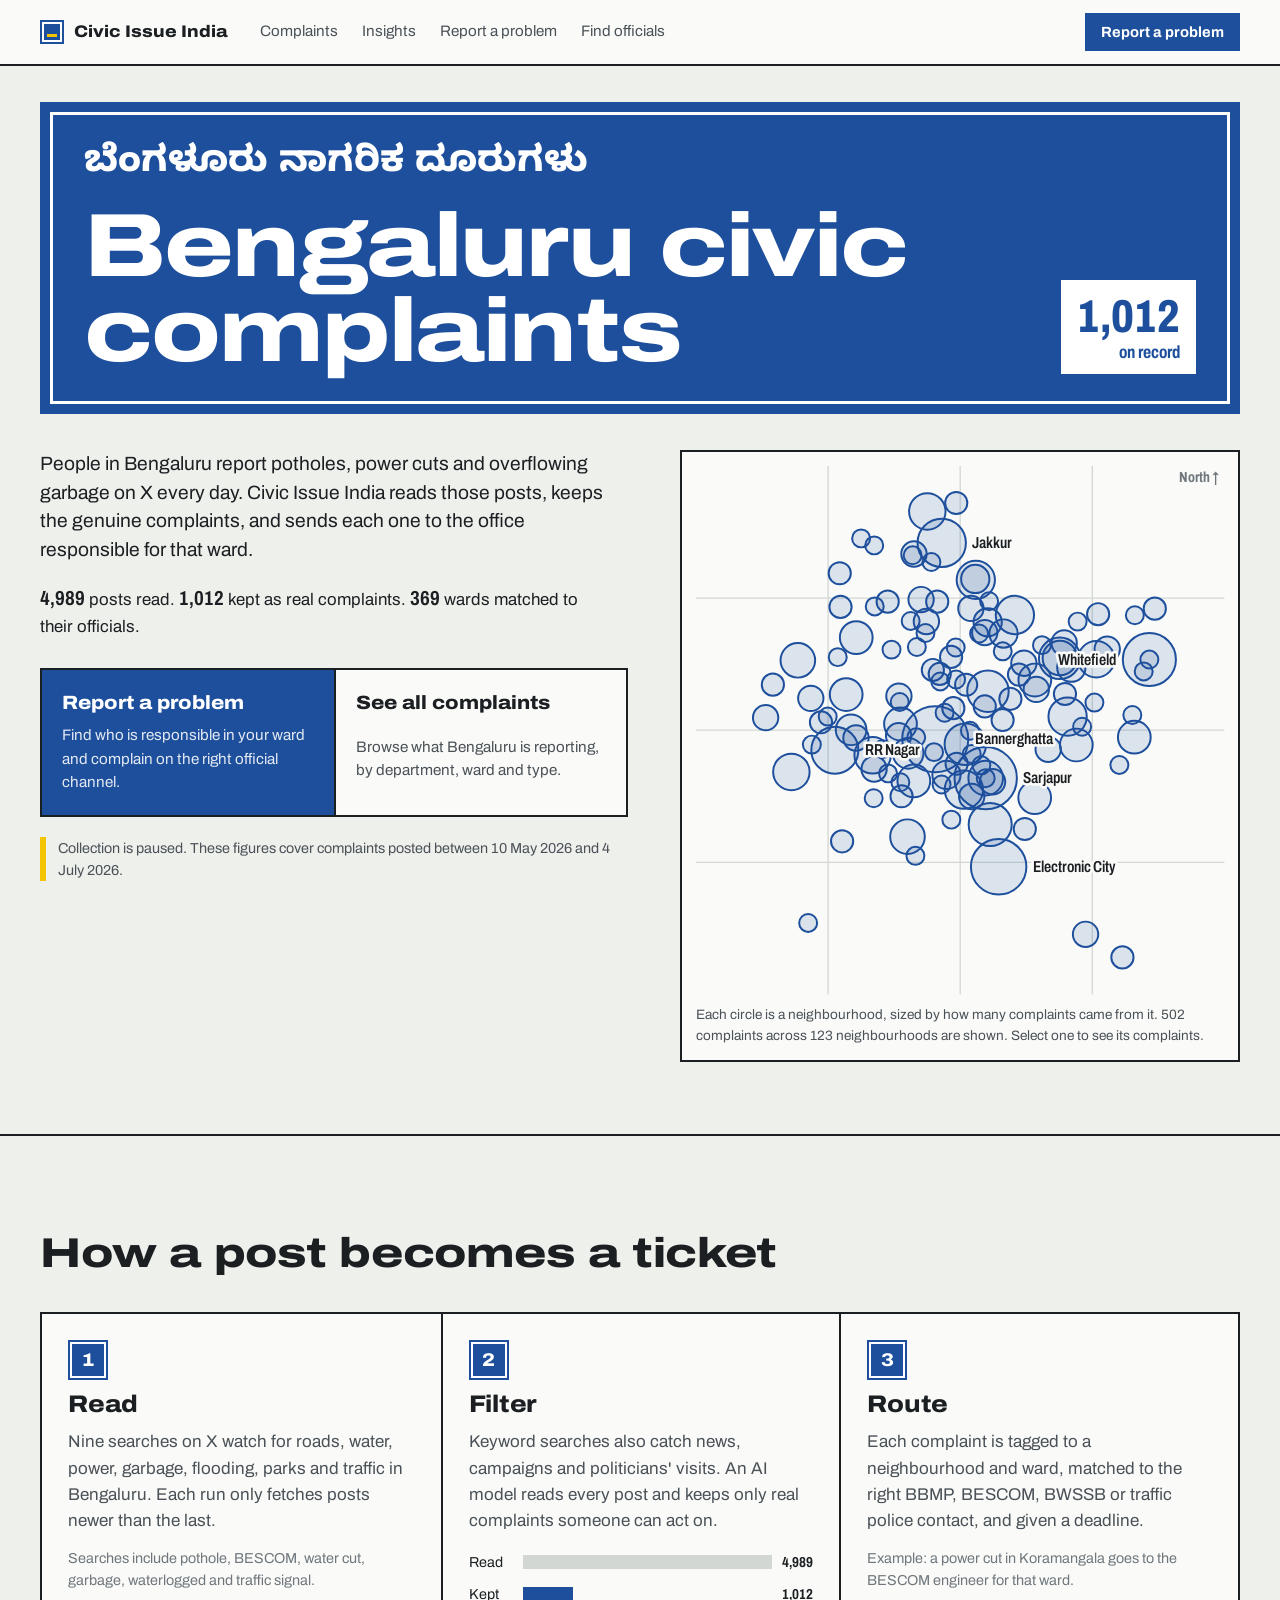
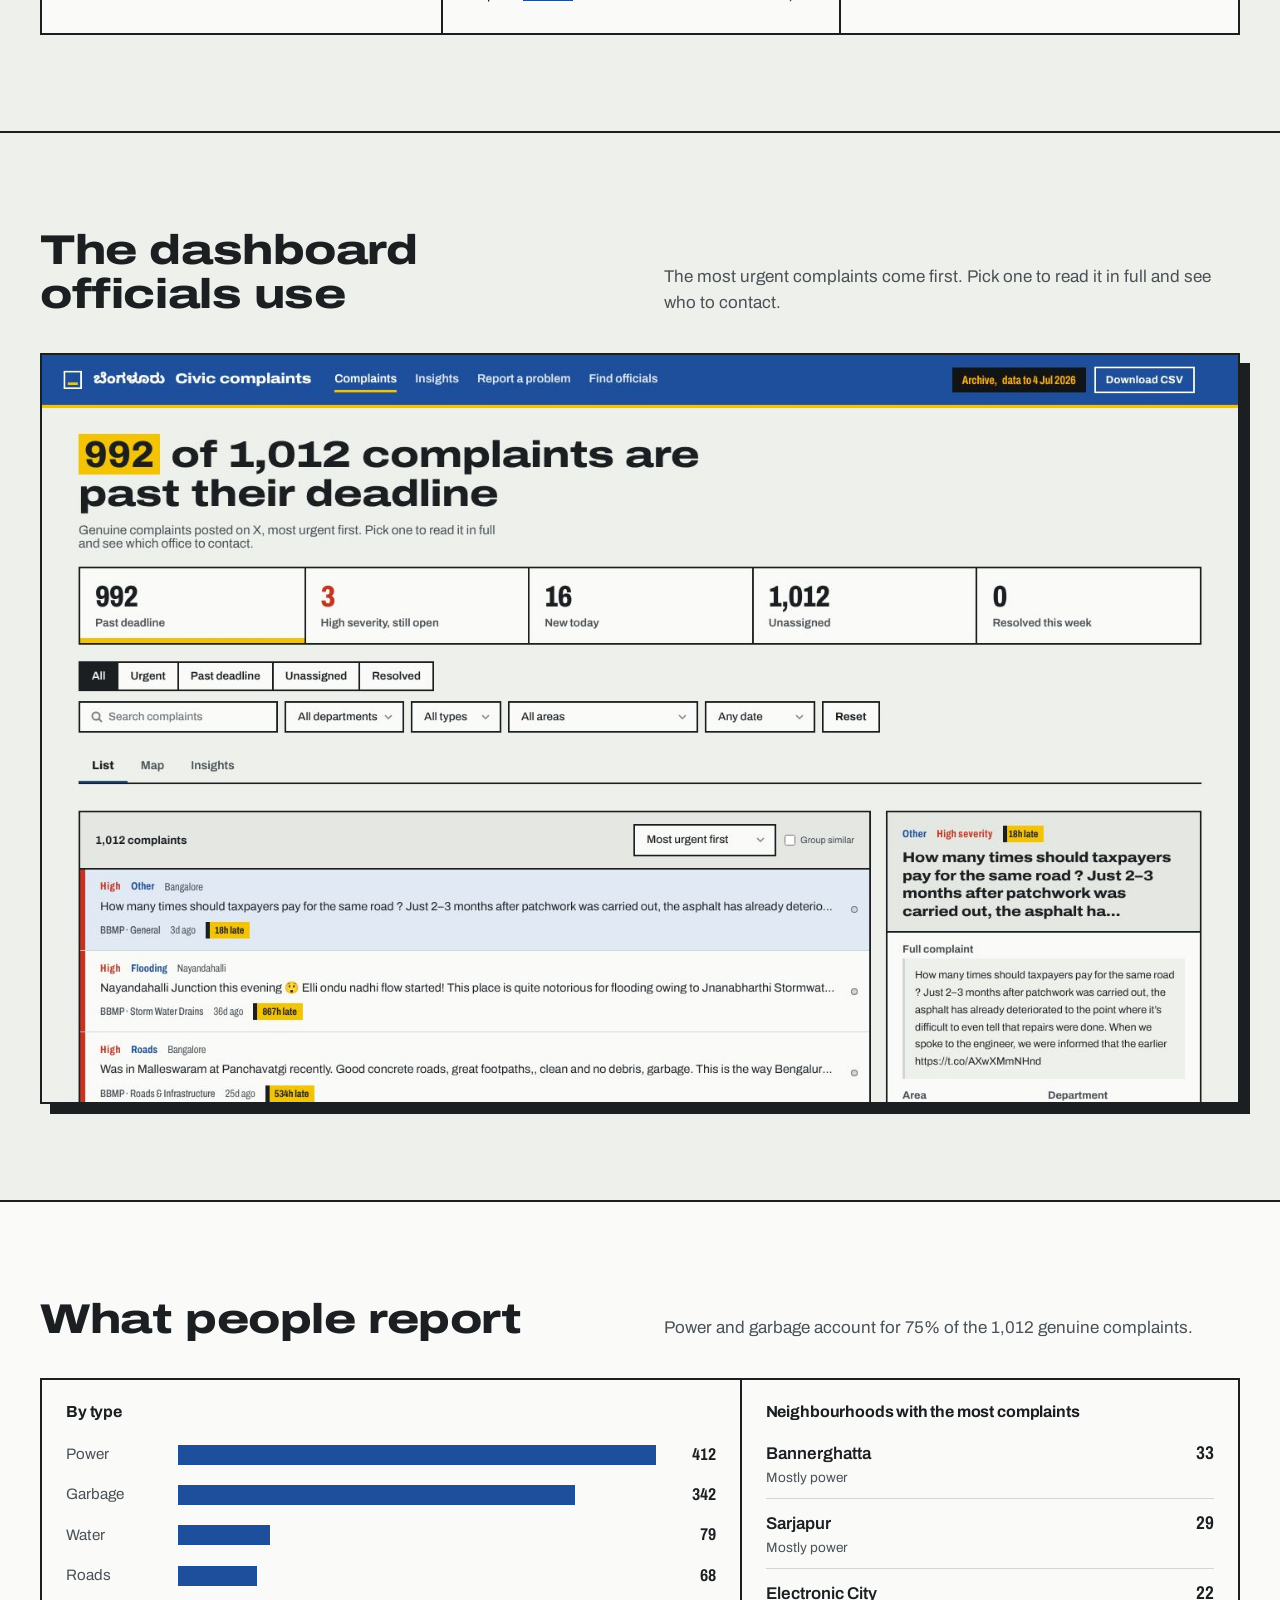
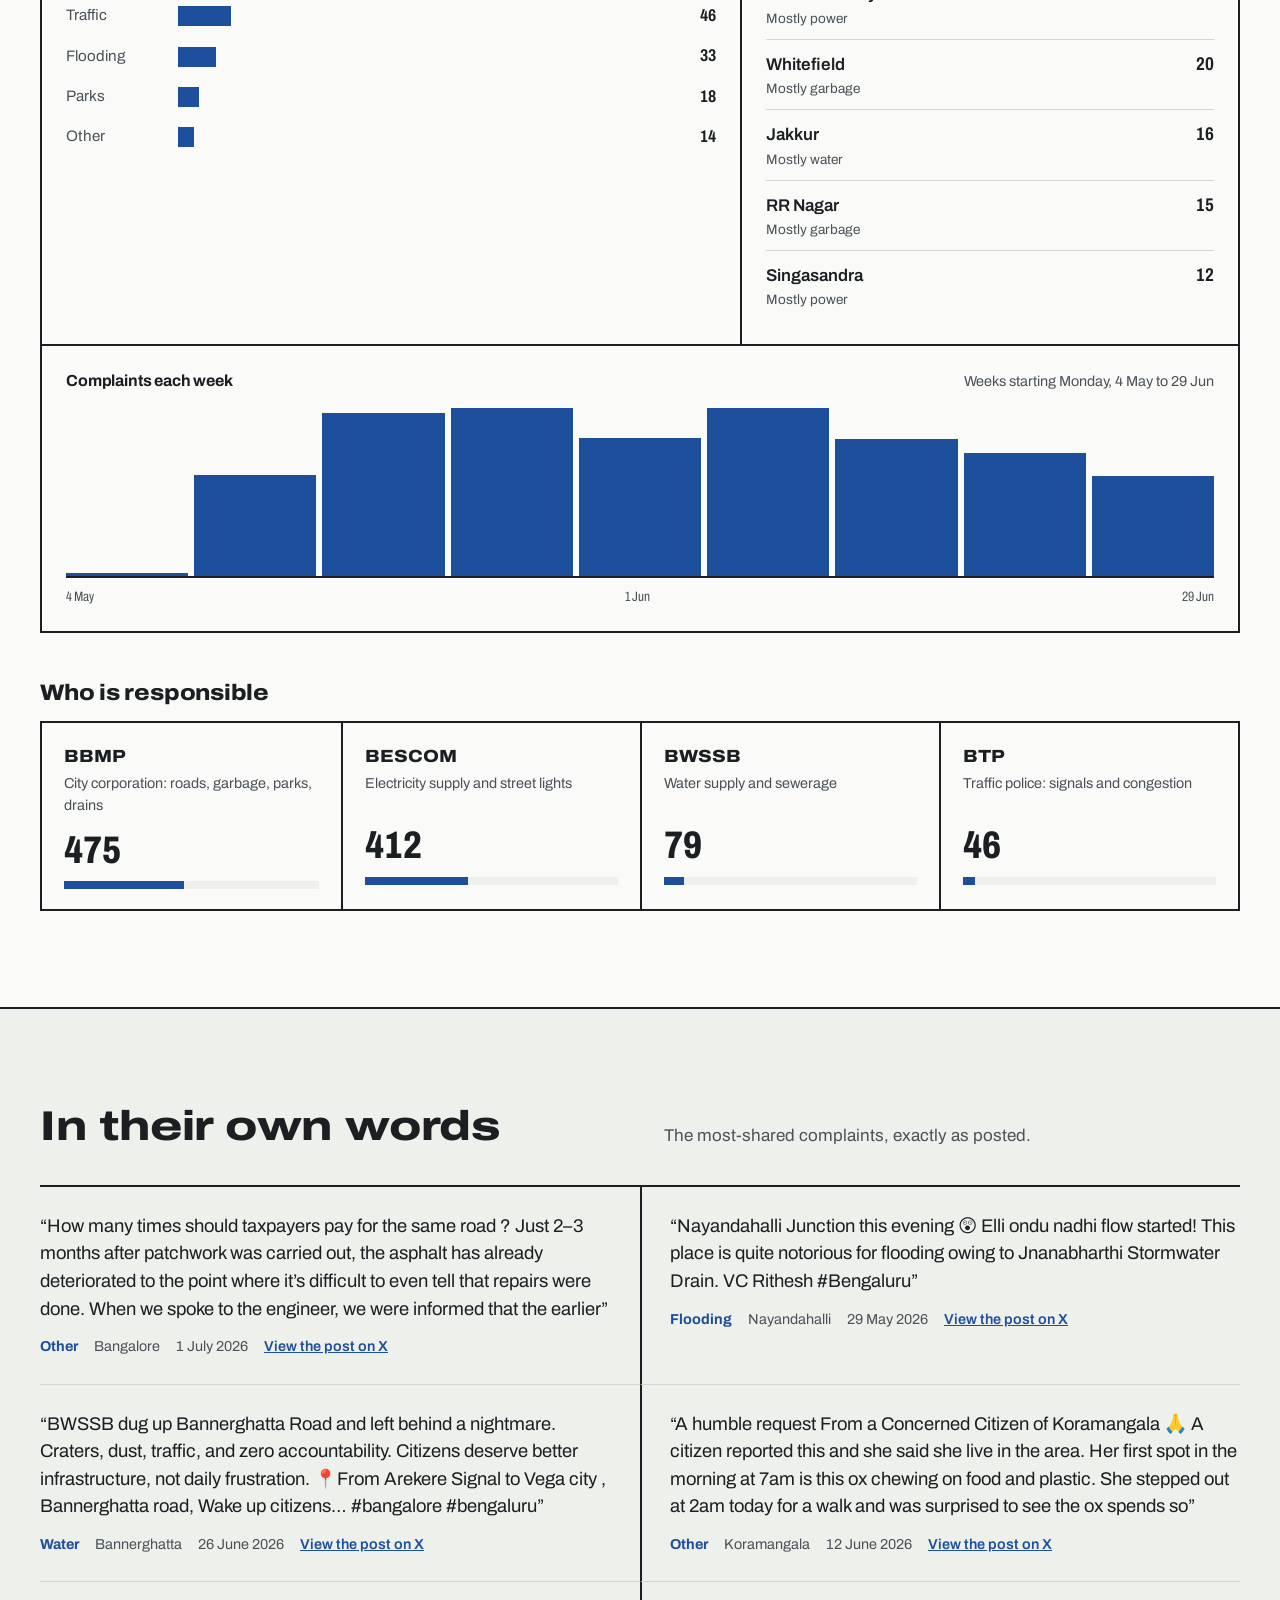
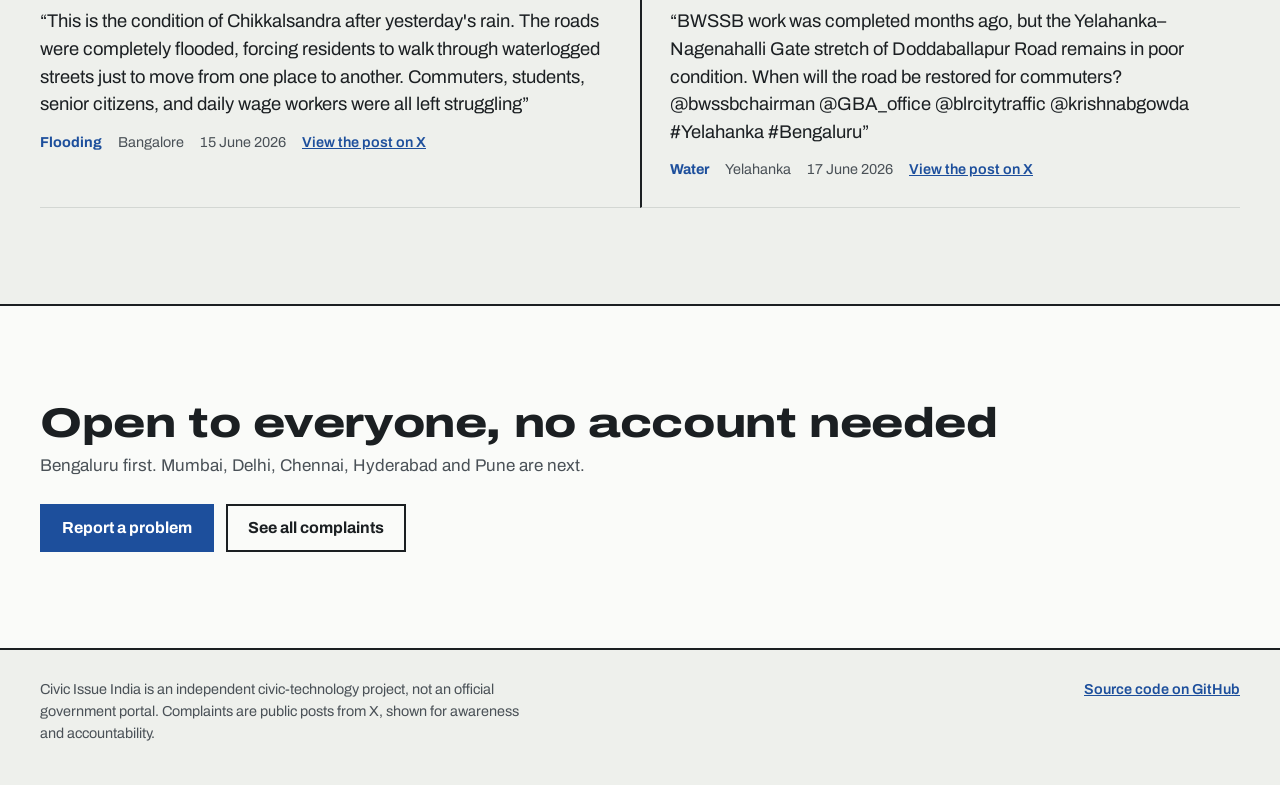
<file: index.html>
<!DOCTYPE html>
<html lang="en">
<head>
  <meta charset="UTF-8" />
  <meta name="viewport" content="width=device-width, initial-scale=1.0" />
  <title>Civic Issue India: Bengaluru's civic complaints, sorted by ward</title>
  <meta name="description" content="An independent project that reads public complaints about Bengaluru on X, keeps the genuine ones, and routes each to the office responsible for that ward." />
  <meta name="color-scheme" content="light dark" />
  <meta name="theme-color" content="#1D4F9C" />

  <meta property="og:type" content="website" />
  <meta property="og:url" content="https://civicissue.in/" />
  <meta property="og:title" content="Civic Issue India" />
  <meta property="og:description" content="Bengaluru's civic complaints from X, sorted by ward and routed to the office that fixes them." />
  <meta property="og:image" content="https://civicissue.in/og-preview.png" />
  <meta name="twitter:card" content="summary_large_image" />

  <link rel="icon" href="data:image/svg+xml,%3Csvg xmlns='http://www.w3.org/2000/svg' viewBox='0 0 32 32'%3E%3Crect width='32' height='32' rx='6' fill='%231D4F9C'/%3E%3Crect x='3.5' y='3.5' width='25' height='25' rx='3.5' fill='none' stroke='%23fff' stroke-width='2'/%3E%3Crect x='9' y='19' width='14' height='3' fill='%23F4C400'/%3E%3C/svg%3E" />
  <link rel="preconnect" href="https://fonts.googleapis.com" />
  <link rel="preconnect" href="https://fonts.gstatic.com" crossorigin />
  <link rel="stylesheet" href="https://fonts.googleapis.com/css2?family=Archivo:wdth,wght@62..125,100..900&family=Noto+Sans+Kannada:wght@600;700&display=swap" />
  <link rel="stylesheet" href="css/landing.css?v=20261102-flows" />
  <script src="js/landing.js?v=20261102-flows" defer></script>
</head>
<body>

  <a class="skip" href="#main">Skip to content</a>

  <header class="nav" id="nav">
    <div class="wrap nav-inner">
      <a class="brand" href="./" aria-label="Civic Issue India home">
        <span class="plate" aria-hidden="true"></span>
        Civic Issue India
      </a>
      <nav class="nav-links" aria-label="Main">
        <a href="dashboard/">Complaints</a>
        <a href="dashboard/?tab=insights">Insights</a>
        <a href="report/">Report a problem</a>
        <a href="dashboard/?view=people">Find officials</a>
      </nav>
      <a class="btn btn-primary btn-sm" href="report/">Report a problem</a>
    </div>
  </header>

  <main id="main">

    <section class="hero">
      <div class="wrap">
        <div class="board" role="img" aria-label="Signboard: Bengaluru civic complaints">
          <p class="board-kn" lang="kn">ಬೆಂಗಳೂರು ನಾಗರಿಕ ದೂರುಗಳು</p>
          <h1 class="board-en">Bengaluru civic complaints</h1>
          <p class="board-plate"><span id="plate-n">1,012</span> on record</p>
        </div>

        <div class="hero-grid">
          <div class="hero-copy">
            <p class="lede">People in Bengaluru report potholes, power cuts and overflowing garbage on X every day. Civic Issue India reads those posts, keeps the genuine complaints, and sends each one to the office responsible for that ward.</p>
            <p class="facts"><strong id="n-screened">4,989</strong> posts read. <strong id="n-kept">1,012</strong> kept as real complaints. <strong>369</strong> wards matched to their officials.</p>
            <div class="doors">
              <a class="door" href="report/">
                <strong>Report a problem</strong>
                <span>Find who is responsible in your ward and complain on the right official channel.</span>
              </a>
              <a class="door" href="dashboard/">
                <strong>See all complaints</strong>
                <span>Browse what Bengaluru is reporting, by department, ward and type.</span>
              </a>
            </div>
            <p class="freshness" id="freshness"></p>
          </div>

          <figure class="hero-map" aria-labelledby="map-cap">
            <div class="map-stage" id="map-stage">
              <svg id="city-map" role="img" aria-label="Map of Bengaluru neighbourhoods, circles sized by number of complaints"></svg>
              <div class="tip" id="map-tip" hidden></div>
            </div>
            <figcaption id="map-cap">Each circle is a neighbourhood, sized by how many complaints came from it. <span id="map-count"></span> Select one to see its complaints.</figcaption>
          </figure>
        </div>
      </div>
    </section>

    <section class="band" id="how" aria-labelledby="how-title">
      <div class="wrap">
        <h2 id="how-title">How a post becomes a ticket</h2>
        <ol class="route">
          <li>
            <h3>Read</h3>
            <p>Nine searches on X watch for roads, water, power, garbage, flooding, parks and traffic in Bengaluru. Each run only fetches posts newer than the last.</p>
            <p class="small muted">Searches include pothole, BESCOM, water cut, garbage, waterlogged and traffic signal.</p>
          </li>
          <li>
            <h3>Filter</h3>
            <p>Keyword searches also catch news, campaigns and politicians' visits. An AI model reads every post and keeps only real complaints someone can act on.</p>
            <div class="funnel" aria-label="Posts read compared with posts kept">
              <div class="funnel-row"><span>Read</span><span class="funnel-bar"><i style="--w:100%"></i></span><span class="num" id="funnel-in">4,989</span></div>
              <div class="funnel-row"><span>Kept</span><span class="funnel-bar"><i class="kept" id="funnel-kept" style="--w:20.3%"></i></span><span class="num" id="funnel-out">1,012</span></div>
            </div>
          </li>
          <li>
            <h3>Route</h3>
            <p>Each complaint is tagged to a neighbourhood and ward, matched to the right BBMP, BESCOM, BWSSB or traffic police contact, and given a deadline.</p>
            <p class="small muted">Example: a power cut in Koramangala goes to the BESCOM engineer for that ward.</p>
          </li>
        </ol>
      </div>
    </section>

    <section class="band" id="preview" aria-labelledby="preview-title">
      <div class="wrap">
        <div class="split-head">
          <h2 id="preview-title">The dashboard officials use</h2>
          <p class="muted">The most urgent complaints come first. Pick one to read it in full and see who to contact.</p>
        </div>
        <a class="shot" href="dashboard/">
          <picture>
            <source srcset="assets/dashboard-dark.jpg" media="(prefers-color-scheme: dark)" />
            <img src="assets/dashboard-light.jpg" width="1440" height="900" loading="lazy" decoding="async"
                 alt="The Civic Issue India dashboard: a list of Bengaluru complaints ordered by urgency, with the selected complaint and its department on the right." />
          </picture>
        </a>
      </div>
    </section>

    <section class="band band-tint" id="reports" aria-labelledby="reports-title">
      <div class="wrap">
        <div class="split-head">
          <h2 id="reports-title">What people report</h2>
          <p class="muted" id="reports-sub">Genuine complaints by type.</p>
        </div>

        <div class="reports-grid">
          <div class="panel">
            <h3 class="panel-title">By type</h3>
            <div class="bars" id="cat-bars" role="list"></div>
            <div class="tip" id="chart-tip" hidden></div>
          </div>
          <div class="panel">
            <h3 class="panel-title">Neighbourhoods with the most complaints</h3>
            <ol class="areas" id="top-areas"></ol>
          </div>
          <div class="panel panel-wide">
            <div class="panel-head">
              <h3 class="panel-title">Complaints each week</h3>
              <span class="muted small" id="timeline-range"></span>
            </div>
            <div class="timeline" id="timeline" role="list"></div>
            <div class="timeline-axis" id="timeline-axis" aria-hidden="true"></div>
            <div class="tip" id="timeline-tip" hidden></div>
          </div>
        </div>

        <h3 class="sub-title">Who is responsible</h3>
        <div class="depts" id="depts"></div>
      </div>
    </section>

    <section class="band" id="voices" aria-labelledby="voices-title">
      <div class="wrap">
        <div class="split-head">
          <h2 id="voices-title">In their own words</h2>
          <p class="muted">The most-shared complaints, exactly as posted.</p>
        </div>
        <div class="voices" id="voice-wall"></div>
      </div>
    </section>

    <section class="band closing">
      <div class="wrap closing-inner">
        <div>
          <h2>Open to everyone, no account needed</h2>
          <p class="muted">Bengaluru first. Mumbai, Delhi, Chennai, Hyderabad and Pune are next.</p>
        </div>
        <div class="actions" style="margin-top:0">
          <a class="btn btn-primary" href="report/">Report a problem</a>
          <a class="btn" href="dashboard/">See all complaints</a>
        </div>
      </div>
    </section>

  </main>

  <footer class="footer">
    <div class="wrap footer-inner">
      <p>Civic Issue India is an independent civic-technology project, not an official government portal. Complaints are public posts from X, shown for awareness and accountability.</p>
      <a href="https://github.com/ishanfso/GovWatch" rel="noopener">Source code on GitHub</a>
    </div>
  </footer>

</body>
</html>
</file>
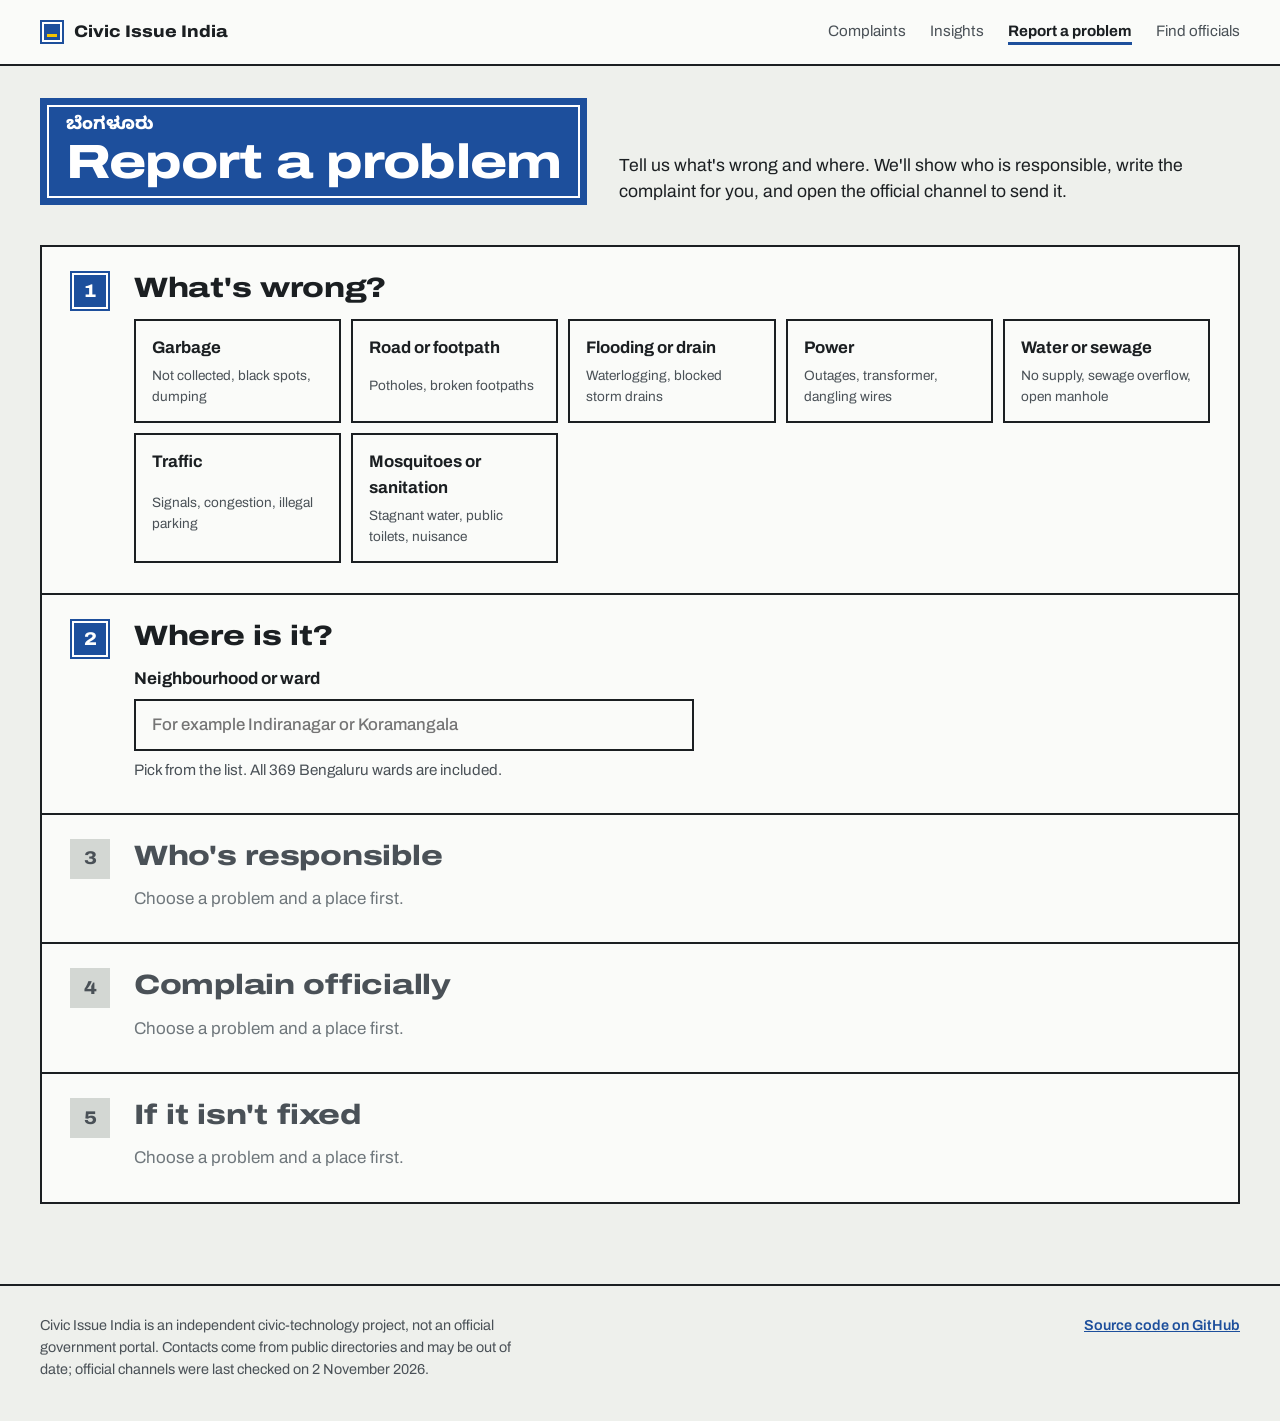
<file: report/index.html>
<!DOCTYPE html>
<html lang="en">
<head>
  <meta charset="UTF-8" />
  <meta name="viewport" content="width=device-width, initial-scale=1.0" />
  <title>Report a problem: Civic Issue India</title>
  <meta name="description" content="Find who is responsible for a civic problem in your Bengaluru ward and complain on the right official channel, with the complaint written for you." />
  <meta name="color-scheme" content="light dark" />
  <meta name="theme-color" content="#1D4F9C" />
  <meta property="og:title" content="Report a civic problem in Bengaluru" />
  <meta property="og:description" content="Find the official responsible for your ward and complain on the right channel." />
  <meta property="og:image" content="https://civicissue.in/og-preview.png" />
  <link rel="icon" href="data:image/svg+xml,%3Csvg xmlns='http://www.w3.org/2000/svg' viewBox='0 0 32 32'%3E%3Crect width='32' height='32' rx='6' fill='%231D4F9C'/%3E%3Crect x='3.5' y='3.5' width='25' height='25' rx='3.5' fill='none' stroke='%23fff' stroke-width='2'/%3E%3Crect x='9' y='19' width='14' height='3' fill='%23F4C400'/%3E%3C/svg%3E" />
  <link rel="preconnect" href="https://fonts.googleapis.com" />
  <link rel="preconnect" href="https://fonts.gstatic.com" crossorigin />
  <link rel="stylesheet" href="https://fonts.googleapis.com/css2?family=Archivo:wdth,wght@62..125,100..900&family=Noto+Sans+Kannada:wght@600;700;800&display=swap" />
  <link rel="stylesheet" href="../css/landing.css?v=20261102-flows" />
  <link rel="stylesheet" href="report.css?v=20261102-agent-soon" />
  <script src="report.js?v=20261102-flows" defer></script>
</head>
<body>

  <a class="skip" href="#main">Skip to content</a>

  <header class="nav">
    <div class="wrap nav-inner">
      <a class="brand" href="../" aria-label="Civic Issue India home"><span class="plate" aria-hidden="true"></span>Civic Issue India</a>
      <nav class="nav-links" aria-label="Main">
        <a href="../dashboard/">Complaints</a>
        <a href="../dashboard/?tab=insights">Insights</a>
        <a href="./" aria-current="page">Report a problem</a>
        <a href="../dashboard/?view=people">Find officials</a>
      </nav>
    </div>
  </header>

  <main id="main" class="wrap report">

    <div class="report-head">
      <div class="board board-small">
        <p class="board-kn" lang="kn">ಬೆಂಗಳೂರು</p>
        <h1 class="board-en">Report a problem</h1>
      </div>
      <p class="lede">Tell us what's wrong and where. We'll show who is responsible, write the complaint for you, and open the official channel to send it.</p>
    </div>

    <ol class="steps">

      <!-- 1 -->
      <li class="step" id="step-type">
        <h2>What's wrong?</h2>
        <div class="type-grid" id="type-grid" role="radiogroup" aria-label="Type of problem"></div>
      </li>

      <!-- 2 -->
      <li class="step" id="step-place">
        <h2>Where is it?</h2>
        <label class="field-label" for="place-input">Neighbourhood or ward</label>
        <div class="place-box">
          <input id="place-input" type="search" autocomplete="off" placeholder="For example Indiranagar or Koramangala" aria-controls="place-results" aria-describedby="place-help" />
          <ul class="place-results" id="place-results" role="listbox" hidden></ul>
        </div>
        <p class="help" id="place-help">Pick from the list. All 369 Bengaluru wards are included.</p>
        <div class="chosen" id="place-chosen" hidden></div>
      </li>

      <!-- 3 -->
      <li class="step locked" id="step-who">
        <h2>Who's responsible</h2>
        <p class="waiting">Choose a problem and a place first.</p>
        <div id="who" hidden></div>
      </li>

      <!-- 4 -->
      <li class="step locked" id="step-lodge">
        <h2>Complain officially</h2>
        <p class="waiting">Choose a problem and a place first.</p>
        <div id="lodge" hidden>
          <div class="soon" role="note">
            <p class="soon-title">Coming soon: we file it for you</p>
            <p>We're building an assistant that files your complaint on Karnataka's official grievance portal (iPGRS) for you. You'll type the OTP the portal sends to your phone, check the filled form, and get an official grievance ID. We won't keep your details. Until it's ready, use one of the official channels below.</p>
          </div>
          <p class="help">Edit the complaint if you like, add a landmark, then send it on one of the official channels below. Keep the complaint number they give you.</p>
          <label class="field-label" for="complaint-text">Your complaint</label>
          <textarea id="complaint-text" rows="7"></textarea>
          <div class="row-actions">
            <button class="btn" type="button" id="copy-btn">Copy complaint</button>
            <span class="copied" id="copied" role="status" hidden>Copied</span>
          </div>
          <div class="channels" id="channels"></div>
        </div>
      </li>

      <!-- 5 -->
      <li class="step locked" id="step-escalate">
        <h2>If it isn't fixed</h2>
        <p class="waiting">Choose a problem and a place first.</p>
        <div id="escalate" hidden></div>
      </li>
    </ol>

    <aside class="ward-context" id="ward-context" hidden></aside>

  </main>

  <footer class="footer">
    <div class="wrap footer-inner">
      <p>Civic Issue India is an independent civic-technology project, not an official government portal. Contacts come from public directories and may be out of date; official channels were last checked on 2 November 2026.</p>
      <a href="https://github.com/ishanfso/GovWatch" rel="noopener">Source code on GitHub</a>
    </div>
  </footer>

</body>
</html>
</file>
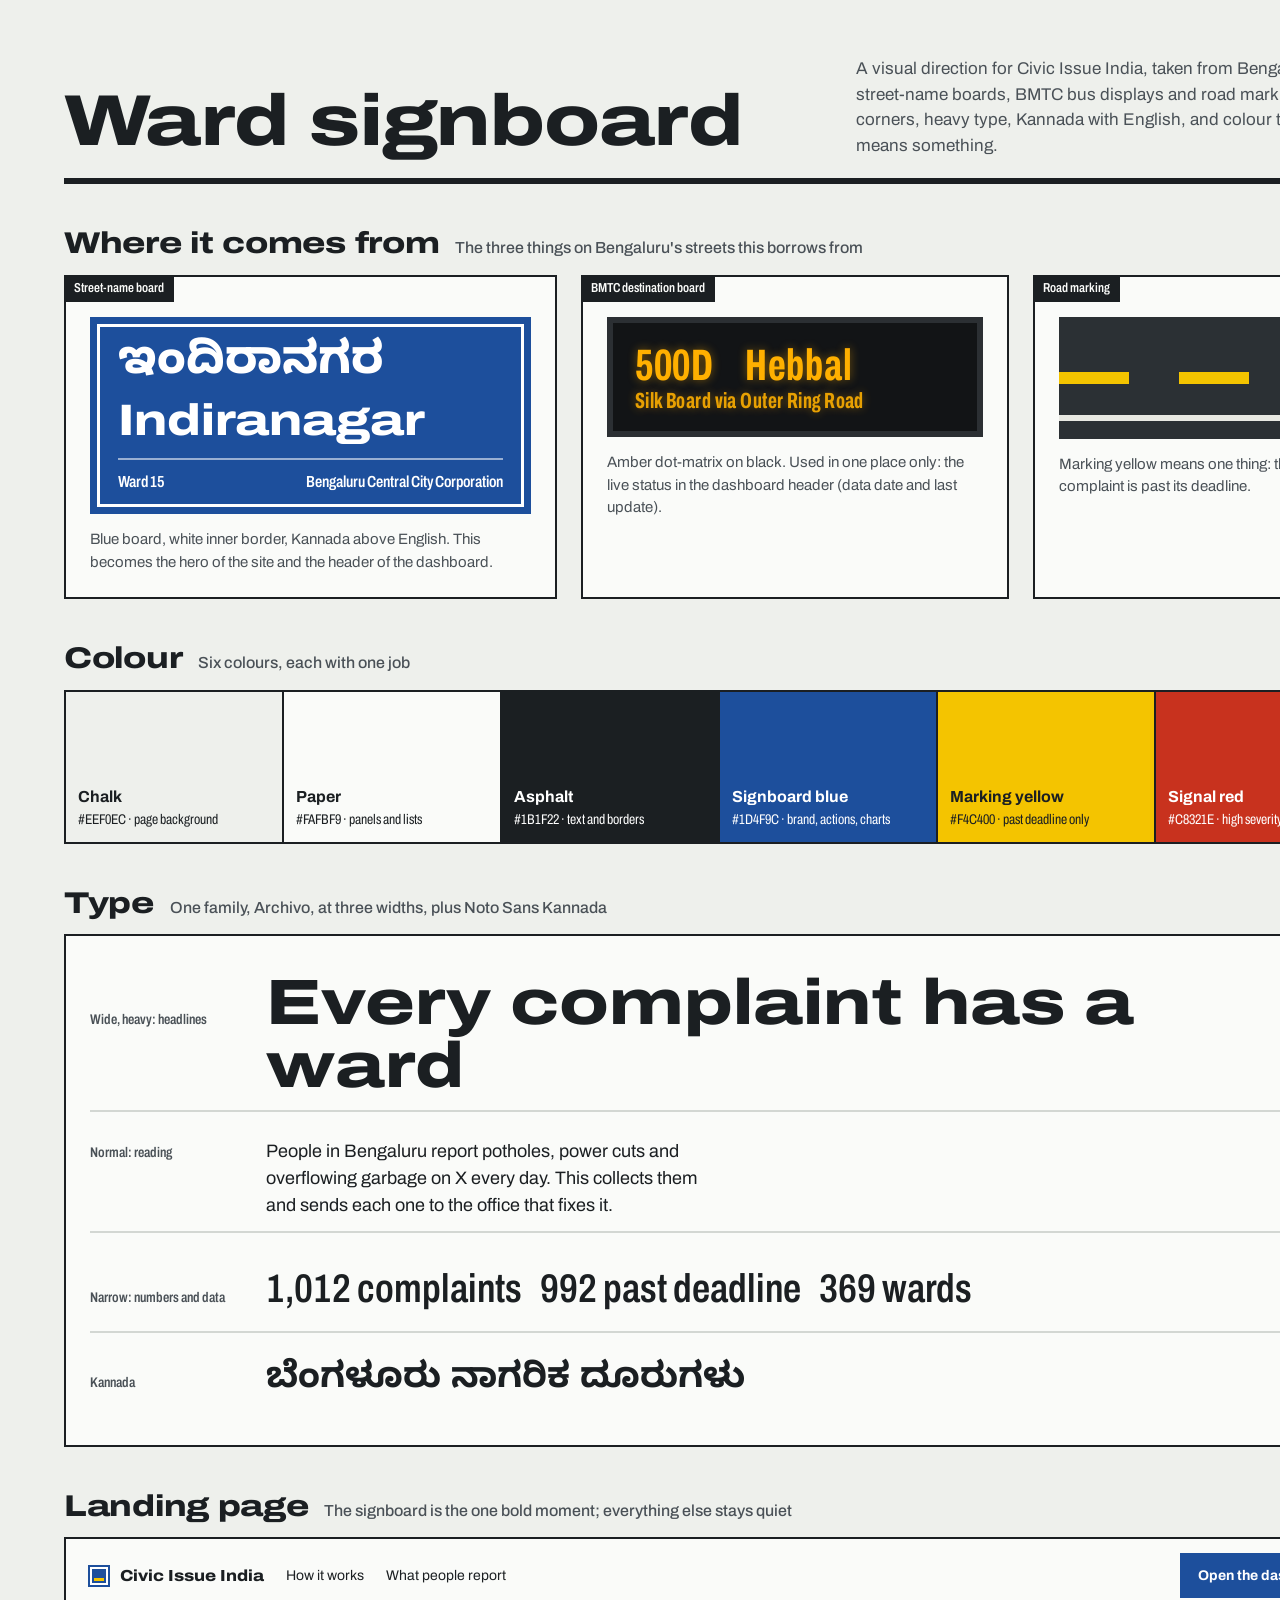
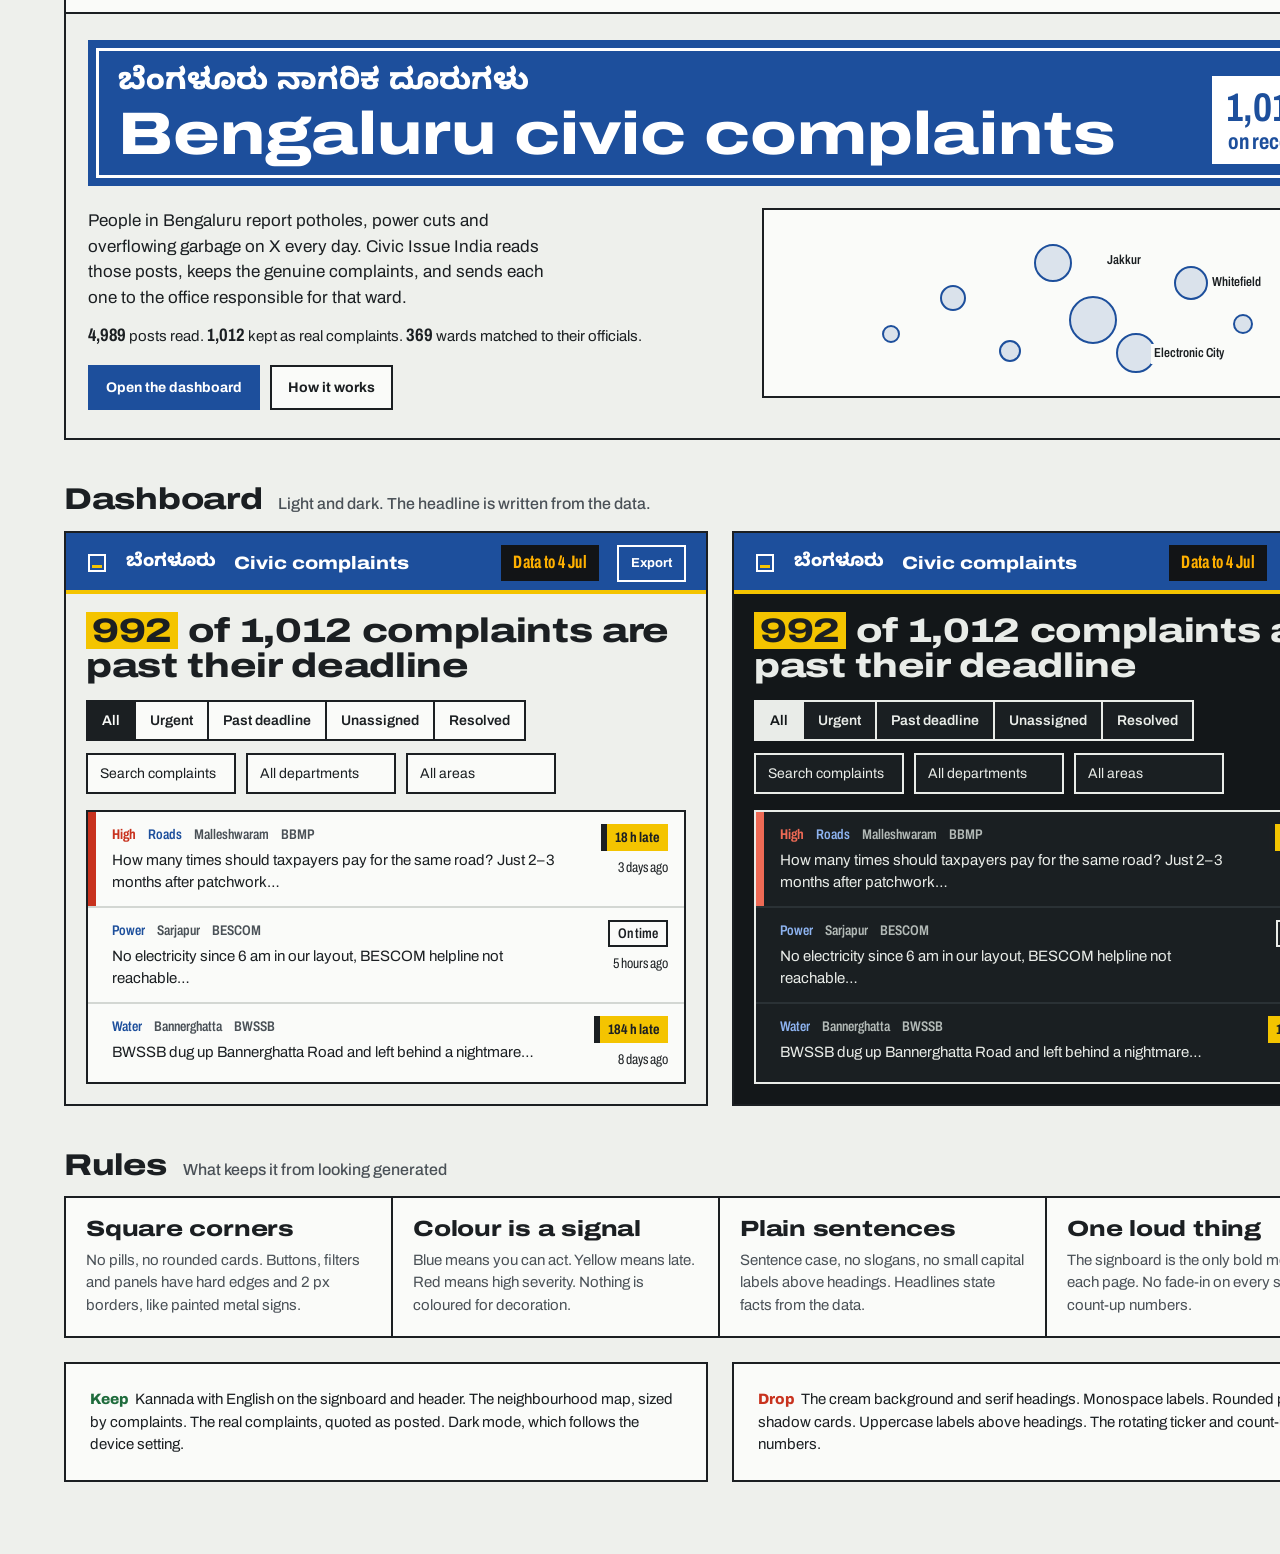
<file: docs/design/ward-signboard-vision-board.html>
<!DOCTYPE html>
<html lang="en">
<head>
<meta charset="UTF-8" />
<meta name="viewport" content="width=device-width, initial-scale=1" />
<title>Ward Signboard Direction</title>
<link rel="stylesheet" href="https://fonts.googleapis.com/css2?family=Archivo:wdth,wght@62..125,100..900&family=Noto+Sans+Kannada:wght@500;700;800&display=swap" />
<style>
  :root {
    --chalk: #EEF0EC; --paper: #FAFBF9; --asphalt: #1B1F22; --ink2: #4A5157; --kerb: #7D858A; --line: #D3D7D3;
    --board: #1D4F9C; --marking: #F4C400; --signal: #C8321E; --led: #FFB000; --night: #121416;
  }
  * { box-sizing: border-box; margin: 0; padding: 0; }
  body { background: var(--chalk); color: var(--asphalt); font-family: Archivo, system-ui, sans-serif; font-size: 16px; line-height: 1.5; }
  .page { width: 1440px; margin: 0 auto; padding: 56px 64px 72px; }
  h1, h2, h3 { font-stretch: 125%; font-weight: 800; line-height: 1.02; letter-spacing: -.01em; }
  .kn { font-family: "Noto Sans Kannada", sans-serif; }
  .cond { font-stretch: 75%; }
  .muted { color: var(--ink2); }
  .grid { display: grid; gap: 24px; }
  .tile { background: var(--paper); border: 2px solid var(--asphalt); padding: 24px; position: relative; }
  .tag { position: absolute; top: -2px; left: -2px; background: var(--asphalt); color: var(--paper); font-stretch: 75%; font-weight: 600; font-size: 13px; padding: 4px 10px; }

  /* Title */
  .title { display: grid; grid-template-columns: 1fr auto; align-items: end; gap: 32px; border-bottom: 6px solid var(--asphalt); padding-bottom: 20px; margin-bottom: 36px; }
  .title h1 { font-size: 72px; }
  .title p { max-width: 520px; font-size: 17px; }

  /* Street board */
  .street { background: var(--board); color: #fff; padding: 22px 28px 20px; box-shadow: inset 0 0 0 7px var(--board), inset 0 0 0 10px #fff; }
  .street .kn { font-size: 46px; font-weight: 800; line-height: 1.25; }
  .street .en { font-stretch: 125%; font-weight: 800; font-size: 44px; line-height: 1; margin-top: 2px; }
  .street .meta { display: flex; justify-content: space-between; margin-top: 16px; font-stretch: 75%; font-weight: 600; font-size: 16px; border-top: 2px solid rgba(255,255,255,.55); padding-top: 10px; }

  /* Bus LED board */
  .bus { background: var(--night); padding: 18px 22px; border: 6px solid #2B2F33; }
  .led { color: var(--led); font-stretch: 62%; font-weight: 700; font-size: 44px; line-height: 1.1; letter-spacing: .02em; text-shadow: 0 0 10px rgba(255,176,0,.45);
         background-image: radial-gradient(rgba(0,0,0,.55) 1px, transparent 1.4px); background-size: 4px 4px; -webkit-background-clip: text; }
  .led .num { display: inline-block; min-width: 110px; }
  .led.small { font-size: 22px; opacity: .9; }

  /* Road marking */
  .road { background: #2B3034; height: 122px; position: relative; overflow: hidden; }
  .road::before { content: ""; position: absolute; left: 0; right: 0; top: 50%; height: 12px; margin-top: -6px;
    background: repeating-linear-gradient(90deg, var(--marking) 0 70px, transparent 70px 120px); }
  .road::after { content: ""; position: absolute; left: 0; right: 0; bottom: 18px; height: 6px; background: #E8E8E2; }

  /* Palette */
  .swatches { display: grid; grid-template-columns: repeat(6, 1fr); gap: 0; border: 2px solid var(--asphalt); }
  .sw { height: 150px; padding: 12px; display: flex; flex-direction: column; justify-content: flex-end; font-size: 14px; border-right: 2px solid var(--asphalt); }
  .sw:last-child { border-right: 0; }
  .sw b { font-stretch: 100%; font-weight: 700; font-size: 16px; display: block; }
  .sw span { font-stretch: 75%; }

  /* Type specimen */
  .spec-display { font-stretch: 125%; font-weight: 800; font-size: 64px; line-height: .98; }
  .spec-body { font-size: 18px; max-width: 46ch; margin-top: 14px; }
  .spec-nums { font-stretch: 75%; font-weight: 600; font-size: 40px; font-variant-numeric: tabular-nums; margin-top: 14px; }
  .spec-kn { font-family: "Noto Sans Kannada"; font-weight: 700; font-size: 36px; margin-top: 10px; }
  .spec-row { display: grid; grid-template-columns: 160px 1fr; gap: 16px; align-items: baseline; padding: 12px 0; border-top: 2px solid var(--line); }
  .spec-row:first-of-type { border-top: 0; }
  .spec-row > span { font-stretch: 75%; font-weight: 600; color: var(--ink2); font-size: 14px; }

  /* Mock: landing hero */
  .mock { border: 2px solid var(--asphalt); background: var(--chalk); }
  .mock-nav { display: flex; align-items: center; gap: 22px; padding: 14px 22px; border-bottom: 2px solid var(--asphalt); background: var(--paper); font-size: 14px; }
  .mock-nav .logo { display: flex; align-items: center; gap: 10px; font-weight: 800; font-stretch: 112%; font-size: 16px; }
  .plate { width: 22px; height: 22px; background: var(--board); box-shadow: inset 0 0 0 2px var(--board), inset 0 0 0 4px #fff; position: relative; }
  .plate::after { content: ""; position: absolute; left: 6px; right: 6px; bottom: 6px; height: 3px; background: var(--marking); }
  .mock-nav .sp { flex: 1; }
  .btn { display: inline-block; font-weight: 700; font-size: 14px; padding: 10px 16px; border: 2px solid var(--asphalt); background: var(--paper); color: var(--asphalt); }
  .btn.primary { background: var(--board); color: #fff; border-color: var(--board); }
  .mock-hero { padding: 26px 22px 28px; }
  .hero-board { background: var(--board); color: #fff; padding: 26px 30px 22px; box-shadow: inset 0 0 0 8px var(--board), inset 0 0 0 11px #fff; display: grid; grid-template-columns: 1fr auto; align-items: end; gap: 20px; }
  .hero-board .kn { font-size: 30px; font-weight: 800; line-height: 1.3; }
  .hero-board .en { font-stretch: 125%; font-weight: 800; font-size: 60px; line-height: .98; }
  .hero-board .platebox { background: #fff; color: var(--board); padding: 10px 14px; font-stretch: 75%; font-weight: 700; font-size: 22px; line-height: 1.1; text-align: right; }
  .hero-board .platebox b { display: block; font-size: 40px; font-stretch: 75%; }
  .mock-hero .below { display: grid; grid-template-columns: 1.1fr 1fr; gap: 26px; margin-top: 22px; }
  .mock-hero .lede { font-size: 17px; max-width: 46ch; }
  .facts { margin-top: 12px; font-size: 15px; }
  .facts b { font-stretch: 75%; font-weight: 700; font-size: 18px; }
  .mini-map { border: 2px solid var(--asphalt); background: var(--paper); height: 190px; position: relative; overflow: hidden; }
  .mini-map i { position: absolute; border: 2px solid var(--board); background: rgba(29,79,156,.14); border-radius: 50%; }
  .mini-map em { position: absolute; font-style: normal; font-stretch: 75%; font-weight: 600; font-size: 13px; background: var(--paper); padding: 0 3px; }

  /* Mock: dashboard */
  .dash-head { background: var(--board); color: #fff; display: flex; align-items: center; gap: 18px; padding: 12px 20px; box-shadow: inset 0 -4px 0 var(--marking); }
  .dash-head .kn { font-weight: 800; font-size: 18px; }
  .dash-head .en { font-weight: 800; font-stretch: 118%; font-size: 18px; }
  .dash-head .sp { flex: 1; }
  .dash-head .ledbox { background: var(--night); padding: 6px 12px; }
  .dash-head .ledbox .led { font-size: 18px; text-shadow: none; }
  .dash-head .btn { padding: 7px 12px; font-size: 13px; border-color: #fff; background: transparent; color: #fff; }
  .dash-body { padding: 20px; background: var(--chalk); }
  .dash-title { font-size: 34px; max-width: 24ch; }
  .dash-title .y { background: var(--marking); padding: 0 6px; }
  .seg { display: inline-flex; border: 2px solid var(--asphalt); margin-top: 16px; }
  .seg span { padding: 8px 14px; font-weight: 600; font-size: 14px; border-right: 2px solid var(--asphalt); background: var(--paper); }
  .seg span:last-child { border-right: 0; }
  .seg span.on { background: var(--asphalt); color: var(--paper); }
  .filters { display: flex; gap: 10px; margin-top: 12px; }
  .field { border: 2px solid var(--asphalt); background: var(--paper); padding: 8px 12px; font-size: 14px; min-width: 150px; }
  .rows { margin-top: 16px; border: 2px solid var(--asphalt); background: var(--paper); }
  .row { display: grid; grid-template-columns: 8px 1fr auto; border-bottom: 2px solid var(--line); }
  .row:last-child { border-bottom: 0; }
  .row .sev { background: transparent; }
  .row.high .sev { background: var(--signal); }
  .row-body { padding: 12px 16px; }
  .row-meta { display: flex; gap: 12px; font-stretch: 75%; font-weight: 600; font-size: 14px; color: var(--ink2); }
  .row-meta .cat { color: var(--board); }
  .row-text { font-size: 15px; margin-top: 4px; }
  .row-side { padding: 12px 16px; display: flex; flex-direction: column; align-items: flex-end; gap: 6px; font-stretch: 75%; font-size: 14px; }
  .overdue { background: var(--marking); color: var(--asphalt); font-weight: 700; padding: 3px 8px; border-left: 6px solid var(--asphalt); }
  .ontime { border: 2px solid var(--asphalt); padding: 1px 8px; font-weight: 600; }
  .hi { color: var(--signal); font-weight: 700; }
  .dash-dark { background: var(--night); color: #E9ECE8; }
  .dash-dark .dash-body { background: #131719; }
  .dash-dark .rows, .dash-dark .seg span, .dash-dark .field { background: #1A1F22; border-color: #E9ECE8; color: #E9ECE8; }
  .dash-dark .seg { border-color: #E9ECE8; } .dash-dark .seg span { border-color: #E9ECE8; }
  .dash-dark .seg span.on { background: #E9ECE8; color: #131719; }
  .dash-dark .row { border-color: #2A3135; } .dash-dark .row-meta { color: #B3BAB7; } .dash-dark .row-meta .cat { color: #8DB3F0; }
  .dash-dark .row.high .sev { background: #EE6A55; } .dash-dark .hi { color: #EE6A55; }
  .dash-dark .ontime { border-color: #E9ECE8; }

  /* Rules */
  .rules { display: grid; grid-template-columns: repeat(4, 1fr); border: 2px solid var(--asphalt); background: var(--paper); }
  .rule { padding: 20px; border-right: 2px solid var(--asphalt); }
  .rule:last-child { border-right: 0; }
  .rule h3 { font-size: 22px; margin-bottom: 8px; }
  .rule p { font-size: 15px; color: var(--ink2); }
  .dont { margin-top: 24px; display: grid; grid-template-columns: 1fr 1fr; gap: 24px; }
  .dont .tile p { font-size: 15px; }
  .x { color: var(--signal); font-weight: 800; }
  .ok { color: #1E6B3C; font-weight: 800; }
  .section-h { font-size: 30px; margin: 44px 0 16px; display: flex; align-items: baseline; gap: 16px; }
  .section-h small { font-stretch: 100%; font-weight: 500; font-size: 16px; color: var(--ink2); letter-spacing: 0; }
</style>
</head>
<body>
<div class="page">

  <div class="title">
    <h1>Ward signboard</h1>
    <p class="muted">A visual direction for Civic Issue India, taken from Bengaluru's own street-name boards, BMTC bus displays and road markings. Square corners, heavy type, Kannada with English, and colour that always means something.</p>
  </div>

  <h2 class="section-h">Where it comes from <small>The three things on Bengaluru's streets this borrows from</small></h2>
  <div class="grid" style="grid-template-columns: 1.15fr 1fr .8fr;">
    <div class="tile" style="padding-top:40px">
      <span class="tag">Street-name board</span>
      <div class="street">
        <div class="kn" lang="kn">ಇಂದಿರಾನಗರ</div>
        <div class="en">Indiranagar</div>
        <div class="meta"><span>Ward 15</span><span>Bengaluru Central City Corporation</span></div>
      </div>
      <p class="muted" style="margin-top:14px;font-size:15px">Blue board, white inner border, Kannada above English. This becomes the hero of the site and the header of the dashboard.</p>
    </div>
    <div class="tile" style="padding-top:40px">
      <span class="tag">BMTC destination board</span>
      <div class="bus">
        <div class="led"><span class="num">500D</span>Hebbal</div>
        <div class="led small">Silk Board via Outer Ring Road</div>
      </div>
      <p class="muted" style="margin-top:14px;font-size:15px">Amber dot-matrix on black. Used in one place only: the live status in the dashboard header (data date and last update).</p>
    </div>
    <div class="tile" style="padding-top:40px">
      <span class="tag">Road marking</span>
      <div class="road"></div>
      <p class="muted" style="margin-top:14px;font-size:15px">Marking yellow means one thing: this complaint is past its deadline.</p>
    </div>
  </div>

  <h2 class="section-h">Colour <small>Six colours, each with one job</small></h2>
  <div class="swatches">
    <div class="sw" style="background:var(--chalk)"><b>Chalk</b><span>#EEF0EC · page background</span></div>
    <div class="sw" style="background:var(--paper)"><b>Paper</b><span>#FAFBF9 · panels and lists</span></div>
    <div class="sw" style="background:var(--asphalt);color:#fff"><b>Asphalt</b><span>#1B1F22 · text and borders</span></div>
    <div class="sw" style="background:var(--board);color:#fff"><b>Signboard blue</b><span>#1D4F9C · brand, actions, charts</span></div>
    <div class="sw" style="background:var(--marking)"><b>Marking yellow</b><span>#F4C400 · past deadline only</span></div>
    <div class="sw" style="background:var(--signal);color:#fff"><b>Signal red</b><span>#C8321E · high severity only</span></div>
  </div>

  <h2 class="section-h">Type <small>One family, Archivo, at three widths, plus Noto Sans Kannada</small></h2>
  <div class="tile">
    <div class="spec-row"><span>Wide, heavy: headlines</span><div class="spec-display">Every complaint has a ward</div></div>
    <div class="spec-row"><span>Normal: reading</span><div class="spec-body">People in Bengaluru report potholes, power cuts and overflowing garbage on X every day. This collects them and sends each one to the office that fixes it.</div></div>
    <div class="spec-row"><span>Narrow: numbers and data</span><div class="spec-nums">1,012 complaints &nbsp; 992 past deadline &nbsp; 369 wards</div></div>
    <div class="spec-row"><span>Kannada</span><div class="spec-kn" lang="kn">ಬೆಂಗಳೂರು ನಾಗರಿಕ ದೂರುಗಳು</div></div>
  </div>

  <h2 class="section-h">Landing page <small>The signboard is the one bold moment; everything else stays quiet</small></h2>
  <div class="mock">
    <div class="mock-nav">
      <span class="logo"><span class="plate"></span>Civic Issue India</span>
      <span>How it works</span><span>What people report</span><span class="sp"></span>
      <span class="btn primary">Open the dashboard</span>
    </div>
    <div class="mock-hero">
      <div class="hero-board">
        <div>
          <div class="kn" lang="kn">ಬೆಂಗಳೂರು ನಾಗರಿಕ ದೂರುಗಳು</div>
          <div class="en">Bengaluru civic complaints</div>
        </div>
        <div class="platebox"><b>1,012</b>on record</div>
      </div>
      <div class="below">
        <div>
          <p class="lede">People in Bengaluru report potholes, power cuts and overflowing garbage on X every day. Civic Issue India reads those posts, keeps the genuine complaints, and sends each one to the office responsible for that ward.</p>
          <p class="facts"><b>4,989</b> posts read. <b>1,012</b> kept as real complaints. <b>369</b> wards matched to their officials.</p>
          <div style="margin-top:16px;display:flex;gap:10px"><span class="btn primary">Open the dashboard</span><span class="btn">How it works</span></div>
        </div>
        <div class="mini-map">
          <i style="left:46%;top:18%;width:38px;height:38px"></i><i style="left:30%;top:40%;width:26px;height:26px"></i>
          <i style="left:52%;top:46%;width:48px;height:48px"></i><i style="left:70%;top:30%;width:34px;height:34px"></i>
          <i style="left:60%;top:66%;width:40px;height:40px"></i><i style="left:20%;top:62%;width:18px;height:18px"></i>
          <i style="left:40%;top:70%;width:22px;height:22px"></i><i style="left:80%;top:56%;width:20px;height:20px"></i>
          <em style="left:58%;top:22%">Jakkur</em><em style="left:76%;top:34%">Whitefield</em><em style="left:66%;top:72%">Electronic City</em>
        </div>
      </div>
    </div>
  </div>

  <h2 class="section-h">Dashboard <small>Light and dark. The headline is written from the data.</small></h2>
  <div class="grid" style="grid-template-columns: 1fr 1fr;">
    <div class="mock">
      <div class="dash-head">
        <span class="plate" style="box-shadow: inset 0 0 0 2px var(--board), inset 0 0 0 4px #fff"></span>
        <span class="kn" lang="kn">ಬೆಂಗಳೂರು</span><span class="en">Civic complaints</span><span class="sp"></span>
        <span class="ledbox"><span class="led">Data to 4 Jul</span></span>
        <span class="btn">Export</span>
      </div>
      <div class="dash-body">
        <h3 class="dash-title"><span class="y">992</span> of 1,012 complaints are past their deadline</h3>
        <div class="seg"><span class="on">All</span><span>Urgent</span><span>Past deadline</span><span>Unassigned</span><span>Resolved</span></div>
        <div class="filters"><span class="field">Search complaints</span><span class="field">All departments</span><span class="field">All areas</span></div>
        <div class="rows">
          <div class="row high"><span class="sev"></span><div class="row-body"><div class="row-meta"><span class="hi">High</span><span class="cat">Roads</span><span>Malleshwaram</span><span>BBMP</span></div><div class="row-text">How many times should taxpayers pay for the same road? Just 2–3 months after patchwork…</div></div><div class="row-side"><span class="overdue">18 h late</span><span>3 days ago</span></div></div>
          <div class="row"><span class="sev"></span><div class="row-body"><div class="row-meta"><span class="cat">Power</span><span>Sarjapur</span><span>BESCOM</span></div><div class="row-text">No electricity since 6 am in our layout, BESCOM helpline not reachable…</div></div><div class="row-side"><span class="ontime">On time</span><span>5 hours ago</span></div></div>
          <div class="row"><span class="sev"></span><div class="row-body"><div class="row-meta"><span class="cat">Water</span><span>Bannerghatta</span><span>BWSSB</span></div><div class="row-text">BWSSB dug up Bannerghatta Road and left behind a nightmare…</div></div><div class="row-side"><span class="overdue">184 h late</span><span>8 days ago</span></div></div>
        </div>
      </div>
    </div>
    <div class="mock dash-dark">
      <div class="dash-head">
        <span class="plate" style="box-shadow: inset 0 0 0 2px var(--board), inset 0 0 0 4px #fff"></span>
        <span class="kn" lang="kn">ಬೆಂಗಳೂರು</span><span class="en">Civic complaints</span><span class="sp"></span>
        <span class="ledbox"><span class="led">Data to 4 Jul</span></span>
        <span class="btn">Export</span>
      </div>
      <div class="dash-body">
        <h3 class="dash-title"><span class="y" style="color:#1B1F22">992</span> of 1,012 complaints are past their deadline</h3>
        <div class="seg"><span class="on">All</span><span>Urgent</span><span>Past deadline</span><span>Unassigned</span><span>Resolved</span></div>
        <div class="filters"><span class="field">Search complaints</span><span class="field">All departments</span><span class="field">All areas</span></div>
        <div class="rows">
          <div class="row high"><span class="sev"></span><div class="row-body"><div class="row-meta"><span class="hi">High</span><span class="cat">Roads</span><span>Malleshwaram</span><span>BBMP</span></div><div class="row-text">How many times should taxpayers pay for the same road? Just 2–3 months after patchwork…</div></div><div class="row-side"><span class="overdue">18 h late</span><span>3 days ago</span></div></div>
          <div class="row"><span class="sev"></span><div class="row-body"><div class="row-meta"><span class="cat">Power</span><span>Sarjapur</span><span>BESCOM</span></div><div class="row-text">No electricity since 6 am in our layout, BESCOM helpline not reachable…</div></div><div class="row-side"><span class="ontime">On time</span><span>5 hours ago</span></div></div>
          <div class="row"><span class="sev"></span><div class="row-body"><div class="row-meta"><span class="cat">Water</span><span>Bannerghatta</span><span>BWSSB</span></div><div class="row-text">BWSSB dug up Bannerghatta Road and left behind a nightmare…</div></div><div class="row-side"><span class="overdue">184 h late</span><span>8 days ago</span></div></div>
        </div>
      </div>
    </div>
  </div>

  <h2 class="section-h">Rules <small>What keeps it from looking generated</small></h2>
  <div class="rules">
    <div class="rule"><h3>Square corners</h3><p>No pills, no rounded cards. Buttons, filters and panels have hard edges and 2 px borders, like painted metal signs.</p></div>
    <div class="rule"><h3>Colour is a signal</h3><p>Blue means you can act. Yellow means late. Red means high severity. Nothing is coloured for decoration.</p></div>
    <div class="rule"><h3>Plain sentences</h3><p>Sentence case, no slogans, no small capital labels above headings. Headlines state facts from the data.</p></div>
    <div class="rule"><h3>One loud thing</h3><p>The signboard is the only bold moment on each page. No fade-in on every section, no count-up numbers.</p></div>
  </div>
  <div class="dont">
    <div class="tile"><p><span class="ok">Keep</span> &nbsp;Kannada with English on the signboard and header. The neighbourhood map, sized by complaints. The real complaints, quoted as posted. Dark mode, which follows the device setting.</p></div>
    <div class="tile"><p><span class="x">Drop</span> &nbsp;The cream background and serif headings. Monospace labels. Rounded pills. Soft-shadow cards. Uppercase labels above headings. The rotating ticker and count-up numbers.</p></div>
  </div>

</div>
</body>
</html>
</file>
<file: css/landing.css>
/* Civic Issue India — landing page, "Ward signboard" direction.
   Borrowed from Bengaluru's street-name boards, BMTC bus displays and road
   markings. Square corners. Colour is a signal: blue = act, yellow = late,
   red = high severity. See docs/design/WARD_SIGNBOARD.md. */

@view-transition { navigation: auto; }

:root {
  color-scheme: light;
  --chalk:   #EEF0EC;   /* page */
  --paper:   #FAFBF9;   /* panels */
  --ink:     #1B1F22;   /* asphalt: text, borders */
  --ink-2:   #4A5157;
  --kerb:    #6F777C;
  --line:    #D3D7D3;
  --board:   #1D4F9C;   /* signboard blue */
  --link:    #1D4F9C;
  --data:    #1D4F9C;   /* validated single-hue chart colour */
  --data-soft: rgba(29, 79, 156, .14);
  --marking: #F4C400;   /* road-marking yellow: late only */
  --signal:  #C8321E;   /* high severity only */
  --sans: "Archivo", system-ui, -apple-system, "Segoe UI", sans-serif;
  --kn:   "Noto Sans Kannada", "Archivo", sans-serif;
}
@media (prefers-color-scheme: dark) {
  :root:not([data-theme="light"]) {
    color-scheme: dark;
    --chalk: #131719; --paper: #1A1F22; --ink: #E9ECE8; --ink-2: #B3BAB7; --kerb: #8B9397; --line: #2E3539;
    --link: #8DB3F0; --data: #5B8DE0; --data-soft: rgba(91, 141, 224, .2); --signal: #EE6A55;
  }
}
:root[data-theme="dark"] {
  color-scheme: dark;
  --chalk: #131719; --paper: #1A1F22; --ink: #E9ECE8; --ink-2: #B3BAB7; --kerb: #8B9397; --line: #2E3539;
  --link: #8DB3F0; --data: #5B8DE0; --data-soft: rgba(91, 141, 224, .2); --signal: #EE6A55;
}

/* ── Base ─────────────────────────────────────────────────────── */
*, *::before, *::after { box-sizing: border-box; margin: 0; padding: 0; }
html { scroll-behavior: smooth; -webkit-text-size-adjust: 100%; }
body { font: 400 17px/1.55 var(--sans); color: var(--ink); background: var(--chalk); -webkit-font-smoothing: antialiased; overflow-x: hidden; }
a { color: inherit; }
img, svg { display: block; max-width: 100%; }
h1, h2, h3 { font-stretch: 125%; font-weight: 800; line-height: 1.05; letter-spacing: -.01em; text-wrap: balance; }
h2 { font-size: clamp(1.7rem, 3.4vw, 2.6rem); }
h3 { font-size: 1.15rem; font-stretch: 112%; }
p { text-wrap: pretty; }
strong, .num { font-stretch: 75%; font-weight: 700; font-variant-numeric: tabular-nums; }
::selection { background: var(--marking); color: #1B1F22; }
:focus-visible { outline: 3px solid var(--marking); outline-offset: 2px; }
[hidden] { display: none !important; }

.wrap { width: min(1200px, 100% - 32px); margin-inline: auto; }
.muted { color: var(--ink-2); }
.small { font-size: .9rem; }
.skip { position: absolute; left: 16px; top: -60px; background: var(--ink); color: var(--chalk); padding: 10px 14px; z-index: 200; text-decoration: none; }
.skip:focus { top: 12px; }

/* ── Buttons: square, 2px, like painted metal ─────────────────── */
.btn { display: inline-flex; align-items: center; justify-content: center; font: 700 1rem/1 var(--sans); padding: 14px 20px; border: 2px solid var(--ink); background: var(--paper); color: var(--ink); text-decoration: none; white-space: nowrap; cursor: pointer; }
.btn:hover { background: var(--ink); color: var(--chalk); }
.btn-primary { background: var(--board); border-color: var(--board); color: #fff; }
.btn-primary:hover { background: #163E7C; border-color: #163E7C; color: #fff; }
.btn-sm { padding: 10px 14px; font-size: .92rem; }
.btn-quiet { background: transparent; }

/* ── Nav ──────────────────────────────────────────────────────── */
.nav { position: sticky; top: 0; z-index: 100; background: var(--paper); border-bottom: 2px solid var(--ink); }
.nav-inner { height: 64px; display: flex; align-items: center; gap: 32px; }
.brand { display: inline-flex; align-items: center; gap: 10px; font-weight: 800; font-stretch: 112%; font-size: 1.05rem; text-decoration: none; }
.plate { width: 24px; height: 24px; flex: none; background: var(--board); box-shadow: inset 0 0 0 2px var(--board), inset 0 0 0 4px #fff; position: relative; }
.plate::after { content: ""; position: absolute; left: 7px; right: 7px; bottom: 7px; height: 3px; background: var(--marking); }
.nav-links { display: flex; gap: 24px; font-size: .95rem; }
.nav-links a { text-decoration: none; color: var(--ink-2); }
.nav-links a:hover { color: var(--ink); text-decoration: underline; text-underline-offset: 4px; }
.nav .btn { margin-left: auto; }

/* ── Hero: the signboard ──────────────────────────────────────── */
.hero { padding: 36px 0 72px; }
.board {
  background: #1D4F9C; color: #fff;
  padding: clamp(22px, 3.4vw, 40px) clamp(22px, 3.6vw, 44px);
  box-shadow: inset 0 0 0 10px #1D4F9C, inset 0 0 0 13px #fff;
  display: grid; grid-template-columns: 1fr auto; align-items: end; gap: 12px 32px;
}
.board-kn { font: 800 clamp(1.3rem, 3vw, 2.3rem)/1.35 var(--kn); grid-column: 1; }
.board-en { font-size: clamp(2.4rem, 7vw, 6rem); line-height: .95; grid-column: 1; letter-spacing: -.02em; }
.board-plate { grid-column: 2; grid-row: 1 / span 2; align-self: end; background: #fff; color: #1D4F9C; padding: 12px 16px; text-align: right; font-stretch: 75%; font-weight: 700; font-size: 1.1rem; line-height: 1.1; }
.board-plate span { display: block; font-size: clamp(2rem, 3.6vw, 3rem); font-weight: 800; font-variant-numeric: tabular-nums; }

@media (prefers-reduced-motion: no-preference) {
  .board { animation: unveil .8s cubic-bezier(.2,.7,.2,1) both; }
  @keyframes unveil { from { clip-path: inset(0 100% 0 0); } to { clip-path: inset(0 0 0 0); } }
}

.hero-grid { display: grid; grid-template-columns: minmax(0, 1.05fr) minmax(0, 1fr); gap: clamp(28px, 4vw, 56px); margin-top: 36px; align-items: start; }
.lede { font-size: clamp(1.1rem, 1.5vw, 1.3rem); line-height: 1.5; max-width: 34em; }
.facts { margin-top: 18px; font-size: 1.05rem; max-width: 36em; }
.facts strong { font-size: 1.2em; }
.actions { display: flex; flex-wrap: wrap; gap: 12px; margin-top: 28px; }
.freshness { margin-top: 20px; font-size: .9rem; color: var(--ink-2); padding-left: 12px; border-left: 6px solid var(--marking); }
.freshness:empty { display: none; }

/* two doors: the two places on the site */
.doors { display: grid; grid-template-columns: 1fr 1fr; margin-top: 28px; border: 2px solid var(--ink); }
.door { display: grid; gap: 6px; padding: 18px 20px 20px; text-decoration: none; background: var(--paper); color: var(--ink); }
.door + .door { border-left: 2px solid var(--ink); }
.door strong { font-stretch: 112%; font-weight: 800; font-size: 1.2rem; }
.door span { color: var(--ink-2); font-size: .95rem; }
.door:first-child { background: #1D4F9C; color: #fff; }
.door:first-child span { color: rgba(255,255,255,.88); }
.door:hover strong { text-decoration: underline; text-underline-offset: 4px; }
@media (max-width: 600px) { .doors { grid-template-columns: 1fr; } .door + .door { border-left: 0; border-top: 2px solid var(--ink); } }

/* map */
.hero-map { background: var(--paper); border: 2px solid var(--ink); padding: 14px; }
.map-stage { position: relative; aspect-ratio: 1 / 1; }
#city-map { width: 100%; height: 100%; overflow: visible; }
#city-map .grid-line { stroke: var(--line); stroke-width: 1; }
#city-map .bubble { fill: var(--data-soft); stroke: var(--data); stroke-width: 1.5; cursor: pointer; }
#city-map g:hover .bubble, #city-map g:focus-visible .bubble { fill: var(--data); }
#city-map g:focus { outline: none; }
#city-map .hit { fill: transparent; cursor: pointer; }
#city-map .area-label { font: 600 12px/1 var(--sans); font-stretch: 75%; fill: var(--ink); paint-order: stroke; stroke: var(--paper); stroke-width: 4px; stroke-linejoin: round; pointer-events: none; }
#city-map .compass { font: 700 11px/1 var(--sans); font-stretch: 75%; fill: var(--kerb); }
.hero-map figcaption { margin-top: 10px; font-size: .85rem; color: var(--ink-2); }

.tip { position: absolute; z-index: 5; pointer-events: none; background: var(--ink); color: var(--chalk); padding: 8px 10px; font-size: .85rem; line-height: 1.35; white-space: nowrap; transform: translate(-50%, calc(-100% - 10px)); }
.tip strong { display: block; font-stretch: 100%; }

/* ── Bands ────────────────────────────────────────────────────── */
.band { padding: clamp(56px, 8vw, 96px) 0; border-top: 2px solid var(--ink); }
.band-tint { background: var(--paper); }
.split-head { display: grid; grid-template-columns: minmax(0, 1fr) minmax(0, 1fr); gap: 16px 48px; align-items: end; margin-bottom: 36px; }
.split-head p { max-width: 36em; }

/* how it works: a real sequence, so it is numbered */
.route { list-style: none; counter-reset: stop; display: grid; grid-template-columns: repeat(3, minmax(0, 1fr)); margin-top: 36px; border: 2px solid var(--ink); background: var(--paper); }
.route li { counter-increment: stop; padding: 26px 26px 28px; border-left: 2px solid var(--ink); display: flex; flex-direction: column; gap: 12px; }
.route li:first-child { border-left: 0; }
.route li::before { content: counter(stop); display: grid; place-items: center; width: 40px; height: 40px; background: var(--board); color: #fff; font-weight: 800; font-stretch: 112%; font-size: 1.15rem; box-shadow: inset 0 0 0 2px var(--board), inset 0 0 0 4px #fff; }
.route h3 { font-size: 1.5rem; }
.route p { color: var(--ink-2); }
.route p.small { color: var(--kerb); }
.funnel { display: grid; gap: 10px; margin-top: 4px; }
.funnel-row { display: grid; grid-template-columns: 44px 1fr auto; align-items: center; gap: 10px; font-size: .9rem; }
.funnel-bar { height: 14px; position: relative; }
.funnel-bar i { position: absolute; inset: 0 auto 0 0; width: var(--w); background: var(--line); }
.funnel-bar i.kept { background: var(--data); }

/* dashboard shot */
.shot { display: block; border: 2px solid var(--ink); background: var(--paper); box-shadow: 10px 10px 0 var(--ink); }
.shot:hover { box-shadow: 10px 10px 0 var(--board); }
.shot img { width: 100%; height: auto; aspect-ratio: 1440 / 900; }

/* reports */
.reports-grid { display: grid; grid-template-columns: minmax(0, 1.4fr) minmax(0, 1fr); border: 2px solid var(--ink); background: var(--paper); }
.panel { padding: 24px; position: relative; }
.panel + .panel { border-left: 2px solid var(--ink); }
.panel-wide { grid-column: 1 / -1; border-left: 0 !important; border-top: 2px solid var(--ink); }
.panel-title { font-size: 1rem; font-stretch: 100%; font-weight: 700; margin-bottom: 18px; }
.panel-head { display: flex; justify-content: space-between; align-items: baseline; gap: 12px; }
.bars { display: grid; gap: 8px; }
.bar-row { display: grid; grid-template-columns: 100px 1fr 48px; align-items: center; gap: 12px; padding: 3px 0; outline-offset: 2px; }
.bar-name { color: var(--ink-2); font-size: .95rem; }
.bar-track { height: 20px; position: relative; }
.bar-fill { position: absolute; inset: 0 auto 0 0; width: 0; min-width: 2px; background: var(--data); transition: width .9s cubic-bezier(.2,.7,.2,1); }
.bars:hover .bar-fill { opacity: .45; }
.bars .bar-row:hover .bar-fill, .bars .bar-row:focus-visible .bar-fill { opacity: 1; }
.bar-val { text-align: right; font-stretch: 75%; font-weight: 700; font-variant-numeric: tabular-nums; }
.areas { list-style: none; counter-reset: a; }
.areas li { counter-increment: a; display: grid; grid-template-columns: 1fr auto; gap: 12px; align-items: baseline; padding: 10px 0; border-top: 1px solid var(--line); }
.areas li:first-child { border-top: 0; padding-top: 0; }
.areas .name { font-weight: 600; }
.areas .top-cat { display: block; font-size: .85rem; color: var(--ink-2); font-weight: 400; }
.areas .n { font-stretch: 75%; font-weight: 700; font-size: 1.15rem; font-variant-numeric: tabular-nums; }
.timeline { height: 170px; display: flex; align-items: flex-end; gap: 6px; border-bottom: 2px solid var(--ink); }
.tl-col { flex: 1; height: 100%; display: flex; align-items: flex-end; outline-offset: 2px; }
.tl-bar { width: 100%; height: 0; min-height: 2px; background: var(--data); transition: height .9s cubic-bezier(.2,.7,.2,1); }
.timeline:hover .tl-bar { opacity: .45; }
.timeline .tl-col:hover .tl-bar, .timeline .tl-col:focus-visible .tl-bar { opacity: 1; }
.timeline-axis { display: flex; justify-content: space-between; margin-top: 8px; font-stretch: 75%; font-size: .85rem; color: var(--ink-2); }

.sub-title { font-size: 1.4rem; margin: 48px 0 16px; }
.depts { display: grid; grid-template-columns: repeat(4, minmax(0, 1fr)); border: 2px solid var(--ink); background: var(--paper); }
.dept { padding: 20px 22px; border-left: 2px solid var(--ink); }
.dept:first-child { border-left: 0; }
.dept-name { font-weight: 800; font-stretch: 112%; font-size: 1.1rem; }
.dept-desc { font-size: .9rem; color: var(--ink-2); margin-top: 2px; min-height: 2.8em; }
.dept-n { font-stretch: 75%; font-weight: 800; font-size: 2.4rem; line-height: 1; margin-top: 14px; font-variant-numeric: tabular-nums; }
.dept-share { height: 8px; background: var(--chalk); margin-top: 12px; }
.dept-share i { display: block; height: 100%; background: var(--data); }

/* voices */
.voices { display: grid; grid-template-columns: repeat(2, minmax(0, 1fr)); gap: 0; border-top: 2px solid var(--ink); }
.voice { padding: 26px 28px 26px 0; border-bottom: 1px solid var(--line); display: flex; flex-direction: column; gap: 12px; }
.voice:nth-child(even) { padding: 26px 0 26px 28px; border-left: 2px solid var(--ink); }
.voice-text { font-size: 1.15rem; line-height: 1.5; max-width: 38em; }
.voice-meta { font-size: .9rem; color: var(--ink-2); display: flex; flex-wrap: wrap; gap: 4px 16px; }
.voice-meta .cat { font-weight: 700; color: var(--link); }
.voice-meta a { color: var(--link); font-weight: 600; }

/* closing: plain on purpose, the hero signboard is the page's one loud moment */
.closing { background: var(--paper); }
.closing-inner { display: flex; align-items: center; justify-content: space-between; gap: 24px; flex-wrap: wrap; }
.closing .muted { margin-top: 8px; }

/* footer */
.footer { padding: 28px 0 40px; border-top: 2px solid var(--ink); font-size: .9rem; color: var(--ink-2); }
.footer-inner { display: flex; justify-content: space-between; gap: 24px; align-items: baseline; flex-wrap: wrap; }
.footer p { max-width: 62ch; }
.footer a { color: var(--link); font-weight: 600; }

/* ── Motion & responsiveness ──────────────────────────────────── */
@media (prefers-reduced-motion: reduce) {
  html { scroll-behavior: auto; }
  *, *::before, *::after { transition-duration: .01ms !important; animation: none !important; }
}
@media (max-width: 960px) {
  .hero-grid, .split-head { grid-template-columns: 1fr; }
  .route { grid-template-columns: 1fr; }
  .route li { border-left: 0; border-top: 2px solid var(--ink); }
  .route li:first-child { border-top: 0; }
  .reports-grid { grid-template-columns: 1fr; }
  .panel + .panel { border-left: 0; border-top: 2px solid var(--ink); }
  .depts { grid-template-columns: repeat(2, minmax(0, 1fr)); }
  .dept:nth-child(3) { border-left: 0; }
  .dept:nth-child(n+3) { border-top: 2px solid var(--ink); }
  .voices { grid-template-columns: 1fr; }
  .voice, .voice:nth-child(even) { padding: 22px 0; border-left: 0; }
  .nav-inner { height: auto; flex-wrap: wrap; row-gap: 0; padding-top: 12px; }
  .nav-links { order: 3; width: 100%; overflow-x: auto; gap: 20px; padding: 10px 0 12px; white-space: nowrap; scrollbar-width: none; }
  .nav-links::-webkit-scrollbar { display: none; }
}
@media (max-width: 600px) {
  body { font-size: 16px; }
  .board { grid-template-columns: 1fr; box-shadow: inset 0 0 0 7px #1D4F9C, inset 0 0 0 9px #fff; }
  .board-plate { grid-column: 1; grid-row: auto; justify-self: start; text-align: left; }
  .actions .btn { flex: 1 1 100%; }
  .bar-row { grid-template-columns: 82px 1fr 40px; gap: 8px; }
  .timeline { gap: 3px; height: 140px; }
  .shot { box-shadow: 6px 6px 0 var(--ink); }
}
</file>
<file: report/report.css>
/* Report a problem — builds on ../css/landing.css (tokens, nav, buttons, board).
   One step at a time, numbered because it is a real sequence. Square corners. */

.nav-links a[aria-current="page"] { color: var(--ink); font-weight: 700; text-decoration: underline; text-underline-offset: 6px; text-decoration-thickness: 3px; text-decoration-color: var(--board); }
.nav-links { margin-left: auto; }

.report { padding: 32px 0 80px; }
.report-head { display: grid; grid-template-columns: auto minmax(0, 1fr); gap: 32px; align-items: end; margin-bottom: 40px; }
.board-small { display: block; padding: 18px 26px 20px; box-shadow: inset 0 0 0 7px #1D4F9C, inset 0 0 0 9px #fff; }
.board-small .board-kn { font-size: 1.1rem; }
.board-small .board-en { font-size: clamp(1.9rem, 4vw, 3rem); white-space: nowrap; }
.board-small { animation: none; }
.report-head .lede { max-width: 36em; font-size: 1.1rem; }

/* steps */
.steps { list-style: none; counter-reset: step; display: grid; gap: 0; border: 2px solid var(--ink); background: var(--paper); }
.step { counter-increment: step; padding: 26px 28px 30px 92px; position: relative; border-top: 2px solid var(--ink); }
.step:first-child { border-top: 0; }
.step::before { content: counter(step); position: absolute; left: 28px; top: 24px; width: 40px; height: 40px; display: grid; place-items: center; background: var(--board); color: #fff; font-weight: 800; font-stretch: 112%; font-size: 1.15rem; box-shadow: inset 0 0 0 2px var(--board), inset 0 0 0 4px #fff; }
.step h2 { font-size: clamp(1.3rem, 2.4vw, 1.75rem); margin-bottom: 16px; }
.step.locked::before { background: var(--line); color: var(--ink-2); box-shadow: none; }
.step.locked h2 { color: var(--ink-2); }
.step.done::before { content: "✓"; }
.waiting { color: var(--kerb); }
.step:not(.locked) .waiting { display: none; }
.help { color: var(--ink-2); font-size: .95rem; margin-top: 8px; max-width: 60ch; }
.field-label { display: block; font-weight: 700; margin-bottom: 6px; }

/* step 1: types */
.type-grid { display: grid; grid-template-columns: repeat(auto-fill, minmax(190px, 1fr)); gap: 10px; }
.type-btn { text-align: left; padding: 14px 16px; border: 2px solid var(--ink); background: var(--paper); color: var(--ink); font: inherit; cursor: pointer; display: grid; gap: 4px; }
.type-btn strong { font-stretch: 100%; font-size: 1.05rem; }
.type-btn span { font-size: .85rem; color: var(--ink-2); }
.type-btn:hover { background: var(--chalk); }
.type-btn[aria-checked="true"] { background: var(--board); border-color: var(--board); color: #fff; }
.type-btn[aria-checked="true"] span { color: rgba(255,255,255,.85); }

/* step 2: place */
.place-box { position: relative; max-width: 560px; }
#place-input { width: 100%; padding: 14px 16px; border: 2px solid var(--ink); background: var(--paper); color: var(--ink); font: 500 1.05rem/1.2 var(--sans); }
.place-results { list-style: none; position: absolute; z-index: 10; left: 0; right: 0; top: 100%; background: var(--paper); border: 2px solid var(--ink); border-top: 0; max-height: 320px; overflow-y: auto; }
.place-results button { width: 100%; text-align: left; padding: 10px 16px; border: 0; border-top: 1px solid var(--line); background: none; color: var(--ink); font: inherit; cursor: pointer; display: flex; justify-content: space-between; gap: 12px; }
.place-results li:first-child button { border-top: 0; }
.place-results button:hover, .place-results button[aria-selected="true"] { background: var(--chalk); }
.place-results small { color: var(--ink-2); font-stretch: 75%; font-size: .9rem; white-space: nowrap; }
.chosen { margin-top: 14px; display: flex; flex-wrap: wrap; align-items: baseline; gap: 6px 16px; padding: 12px 16px; border-left: 6px solid var(--board); background: var(--chalk); max-width: 560px; }
.chosen strong { font-stretch: 100%; font-size: 1.1rem; }

/* step 3: people */
.who-group + .who-group { margin-top: 26px; }
.who-group h3 { font-size: 1.05rem; font-stretch: 100%; margin-bottom: 10px; }
.people { display: grid; grid-template-columns: repeat(auto-fill, minmax(260px, 1fr)); gap: 12px; }
.person { padding: 16px 18px; border: 2px solid var(--ink); display: grid; gap: 4px; align-content: start; }
.person .role { font-size: .9rem; color: var(--ink-2); }
.person .name { font-weight: 700; font-size: 1.05rem; }
.person .missing { color: var(--kerb); font-size: .95rem; }
.person .contact { display: flex; flex-wrap: wrap; gap: 6px 14px; margin-top: 6px; font-size: .95rem; }
.person .contact a { color: var(--link); font-weight: 600; text-underline-offset: 3px; }
.person.first { background: var(--chalk); }
.note { font-size: .9rem; color: var(--ink-2); margin-top: 10px; max-width: 70ch; }

/* step 4: lodge */
#complaint-text { width: 100%; max-width: 720px; padding: 14px 16px; border: 2px solid var(--ink); background: var(--paper); color: var(--ink); font: 400 1rem/1.5 var(--sans); resize: vertical; }
.row-actions { display: flex; align-items: center; gap: 12px; margin-top: 10px; }
.copied { font-weight: 700; color: var(--board); }
.channels { display: grid; grid-template-columns: repeat(auto-fill, minmax(300px, 1fr)); gap: 12px; margin-top: 24px; }
.channel { padding: 18px 20px; border: 2px solid var(--ink); display: grid; gap: 8px; align-content: start; }
.channel h3 { font-size: 1.1rem; font-stretch: 100%; }
.channel p { color: var(--ink-2); font-size: .95rem; }
.channel .btns { display: flex; flex-wrap: wrap; gap: 8px; margin-top: 4px; }
.channel .btn { padding: 10px 14px; font-size: .92rem; }
.channel .check { font-size: .8rem; color: var(--kerb); }
.channel.urgent { background: var(--chalk); }

/* step 5 */
.ladder { list-style: none; display: grid; gap: 0; border-left: 4px solid var(--ink); margin-top: 6px; }
.ladder li { padding: 10px 0 14px 18px; position: relative; }
.ladder li::before { content: ""; position: absolute; left: -10px; top: 15px; width: 16px; height: 16px; background: var(--paper); border: 4px solid var(--ink); }
.ladder .when { font-weight: 700; }
.ladder .what { color: var(--ink-2); }
.deadline { display: inline-block; background: var(--marking); color: #1B1F22; padding: 2px 8px; font-weight: 700; box-shadow: inset 5px 0 0 #1B1F22; padding-left: 12px; }

/* context */
.ward-context { margin-top: 28px; padding: 20px 24px; border: 2px solid var(--ink); background: var(--paper); display: flex; flex-wrap: wrap; align-items: center; justify-content: space-between; gap: 16px; }
.ward-context p { max-width: 60ch; }

@media (max-width: 760px) {
  .report-head { grid-template-columns: 1fr; gap: 20px; }
  .board-small .board-en { white-space: normal; }
  .step { padding: 70px 18px 24px; }
  .step::before { left: 18px; top: 18px; }
}

/* "Coming soon" note for the filing agent (docs/product/FILING_AGENT.md).
   Plain note, no button: nothing here pretends to work yet. */
.soon { border: 2px dashed var(--board); padding: 14px 18px; margin-bottom: 20px; max-width: 720px; background: var(--paper); }
.soon-title { font-weight: 800; font-stretch: 112%; color: var(--link); margin-bottom: 4px; }
.soon p:last-child { color: var(--ink-2); font-size: .95rem; }
</file>
